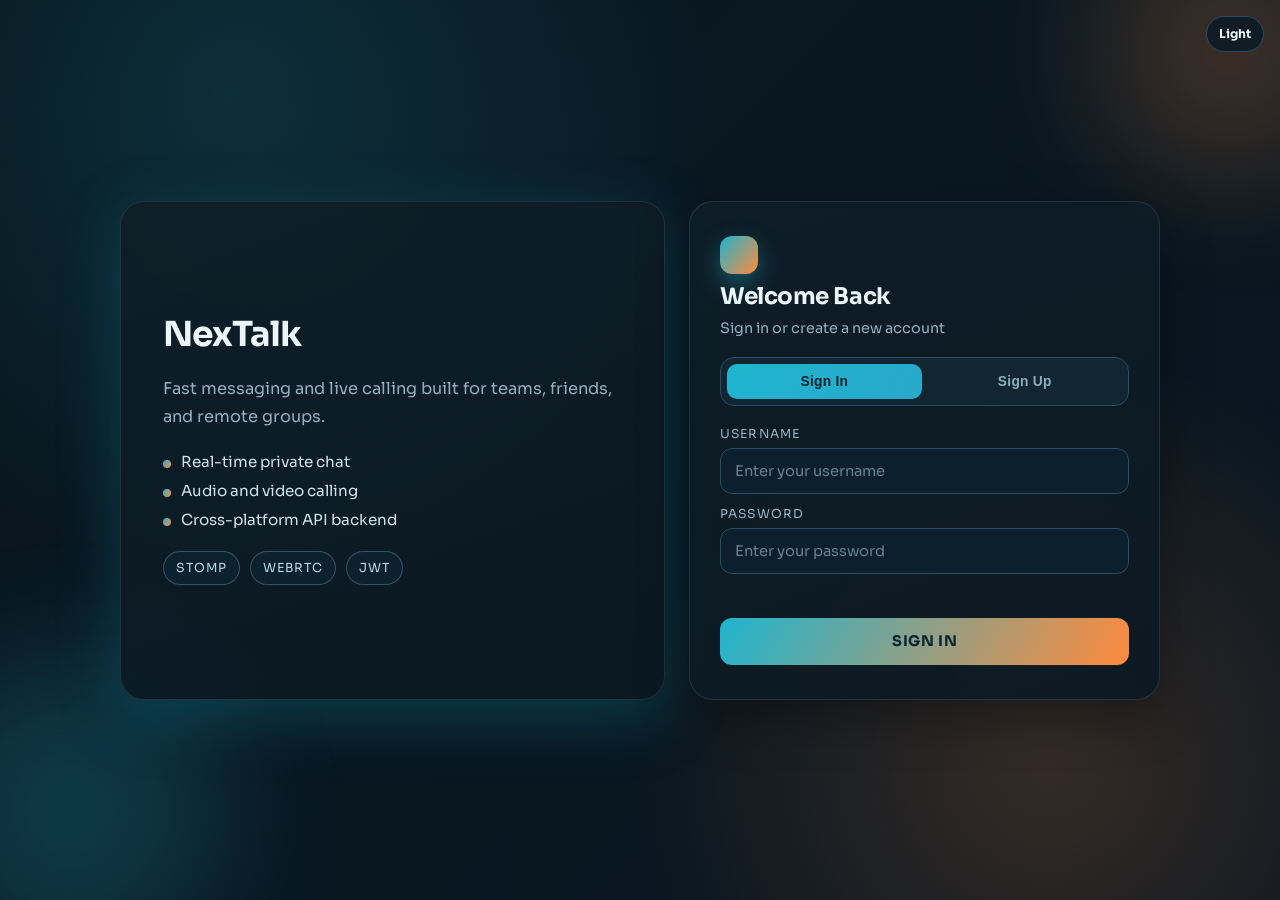
<file: frontend/index.html>
<!DOCTYPE html>
<html lang="en">
<head>
  <meta charset="UTF-8" />
  <meta name="viewport" content="width=device-width, initial-scale=1.0" />
  <title>NexTalk</title>
  <link rel="stylesheet" href="css/auth.css?v=20260313a" />
</head>
<body>

  <button class="theme-fab" id="theme-toggle-btn">Theme</button>

  <div class="auth-layout">
    <section class="intro-card">
      <h1>NexTalk</h1>
      <p>Fast messaging and live calling built for teams, friends, and remote groups.</p>
      <ul>
        <li>Real-time private chat</li>
        <li>Audio and video calling</li>
        <li>Cross-platform API backend</li>
      </ul>
      <div class="intro-pills">
        <span>STOMP</span>
        <span>WebRTC</span>
        <span>JWT</span>
      </div>
    </section>

    <section class="auth-container">
      <div class="brand">
        <div class="brand-dot"></div>
        <h2>Welcome Back</h2>
        <p>Sign in or create a new account</p>
      </div>

      <div class="tab-bar">
        <button class="tab-btn active" id="tab-login" onclick="showTab('login')">Sign In</button>
        <button class="tab-btn" id="tab-register" onclick="showTab('register')">Sign Up</button>
      </div>

      <form id="login-form" class="auth-form" novalidate>
        <label>
          <span>Username</span>
          <input type="text" id="login-username" placeholder="Enter your username" autocomplete="username" required />
        </label>
        <label>
          <span>Password</span>
          <input type="password" id="login-password" placeholder="Enter your password" autocomplete="current-password" required />
        </label>
        <div class="error-msg" id="login-error"></div>
        <button type="submit" class="btn-primary" id="login-btn">
          <span class="btn-text">Sign In</span>
          <span class="btn-loader" hidden>Loading</span>
        </button>
      </form>

      <form id="register-form" class="auth-form auth-hidden" novalidate>
        <label>
          <span>Username</span>
          <input type="text" id="reg-username" placeholder="Choose a username" autocomplete="username" required />
        </label>
        <label>
          <span>Display Name</span>
          <input type="text" id="reg-display" placeholder="Name shown in chat" />
        </label>
        <label>
          <span>Email</span>
          <input type="email" id="reg-email" placeholder="you@example.com" autocomplete="email" required />
        </label>
        <label>
          <span>Password</span>
          <input type="password" id="reg-password" placeholder="At least 8 characters" autocomplete="new-password" required />
        </label>
        <div class="error-msg" id="register-error"></div>
        <button type="submit" class="btn-primary" id="register-btn">
          <span class="btn-text">Create Account</span>
          <span class="btn-loader" hidden>Loading</span>
        </button>
      </form>
    </section>
  </div>

  <div class="bg-shape bg-one"></div>
  <div class="bg-shape bg-two"></div>

  <script src="js/sw-cleanup.js"></script>
  <script src="js/api.js?v=20260313e"></script>
  <script src="js/auth.js"></script>

</body>
</html>
</file>
<file: frontend/css/auth.css>
@import url('https://fonts.googleapis.com/css2?family=Sora:wght@400;500;600;700;800&display=swap');

* {
  box-sizing: border-box;
  margin: 0;
  padding: 0;
}

:root {
  --bg: #06131c;
  --card: #0f2330;
  --card-strong: #143041;
  --text: #ebf6fb;
  --muted: #97afbd;
  --line: #2b4e63;
  --brand: #1fb5cf;
  --brand-2: #ff8a3d;
  --danger: #ff6378;
  --glow: 0 18px 60px rgba(15, 128, 151, 0.34);
}

body[data-theme='light'] {
  --bg: #edf5fb;
  --card: #f8fcff;
  --card-strong: #edf6fc;
  --text: #102e41;
  --muted: #547486;
  --line: #c2d8e7;
  --brand: #167f97;
  --brand-2: #ef8a44;
  --danger: #d94f6a;
  --glow: 0 18px 60px rgba(18, 95, 120, 0.16);
}

body {
  min-height: 100vh;
  display: grid;
  place-items: center;
  background:
    radial-gradient(circle at 18% 10%, rgba(34, 184, 207, 0.16), transparent 36%),
    radial-gradient(circle at 82% 85%, rgba(255, 138, 61, 0.18), transparent 32%),
    linear-gradient(135deg, #071219 0%, #0a1822 35%, #081520 100%);
  color: var(--text);
  font-family: 'Sora', sans-serif;
  padding: 24px;
  overflow: hidden;
}

body[data-theme='light'] {
  background:
    radial-gradient(circle at 18% 10%, rgba(31, 154, 178, 0.16), transparent 36%),
    radial-gradient(circle at 82% 85%, rgba(239, 138, 68, 0.14), transparent 32%),
    linear-gradient(135deg, #edf5fa 0%, #e6f0f7 35%, #f6fafe 100%);
}

.theme-fab {
  position: fixed;
  top: 16px;
  right: 16px;
  z-index: 4;
  height: 36px;
  border: 1px solid var(--line);
  border-radius: 999px;
  background: rgba(14, 28, 38, 0.9);
  color: var(--text);
  padding: 0 12px;
  font: inherit;
  font-size: 0.76rem;
  font-weight: 700;
  cursor: pointer;
}

body[data-theme='light'] .theme-fab {
  background: rgba(247, 251, 255, 0.96);
}

.auth-layout {
  width: min(1040px, 100%);
  display: grid;
  grid-template-columns: 1.1fr 0.95fr;
  gap: 24px;
  position: relative;
  z-index: 2;
}

.intro-card,
.auth-container {
  border: 1px solid rgba(154, 193, 209, 0.14);
  background: linear-gradient(160deg, rgba(15, 30, 40, 0.92), rgba(11, 25, 34, 0.92));
  border-radius: 24px;
  backdrop-filter: blur(9px);
}

body[data-theme='light'] .intro-card,
body[data-theme='light'] .auth-container {
  background: linear-gradient(160deg, rgba(247, 251, 255, 0.98), rgba(235, 244, 251, 0.98));
  border: 1px solid rgba(170, 196, 212, 0.7);
  box-shadow: 0 14px 44px rgba(102, 142, 160, 0.2);
}

body[data-theme='light'] .brand h2 {
  color: #0f3042;
}

body[data-theme='light'] .brand p {
  color: #4f6776;
}

body[data-theme='light'] label span {
  color: #4f6776;
}

body[data-theme='light'] .tab-btn {
  color: #476273;
}

body[data-theme='light'] .tab-btn.active {
  color: #073243;
}

body[data-theme='light'] input {
  background: #ffffff;
  border-color: #b9d0de;
  color: #123041;
}

body[data-theme='light'] input::placeholder {
  color: #6d8797;
}

.intro-card {
  padding: 42px;
  display: flex;
  flex-direction: column;
  justify-content: center;
  gap: 22px;
  box-shadow: var(--glow);
  transform: translateY(14px);
  opacity: 0;
  animation: rise 0.55s ease forwards;
}

.intro-card h1 {
  font-size: clamp(2rem, 2.7vw, 2.9rem);
  line-height: 1.1;
  letter-spacing: -0.04em;
}

.intro-card p {
  color: var(--muted);
  font-size: 1.02rem;
  line-height: 1.7;
}

.intro-card ul {
  list-style: none;
  display: grid;
  gap: 10px;
}

.intro-card li {
  font-size: 0.95rem;
  color: #d0e3ec;
  padding-left: 18px;
  position: relative;
}

.intro-card li::before {
  content: '';
  width: 8px;
  height: 8px;
  border-radius: 999px;
  background: linear-gradient(120deg, var(--brand), var(--brand-2));
  position: absolute;
  left: 0;
  top: 8px;
}

.intro-pills {
  display: flex;
  flex-wrap: wrap;
  gap: 10px;
}

.intro-pills span {
  border: 1px solid rgba(111, 170, 190, 0.38);
  color: #b8d8e6;
  background: rgba(14, 42, 56, 0.56);
  border-radius: 999px;
  padding: 8px 12px;
  font-size: 0.78rem;
  letter-spacing: 0.08em;
  text-transform: uppercase;
}

.auth-container {
  padding: 34px 30px;
  display: flex;
  flex-direction: column;
  gap: 20px;
  box-shadow: 0 16px 50px rgba(0, 0, 0, 0.35);
  transform: translateY(14px);
  opacity: 0;
  animation: rise 0.55s ease forwards 0.08s;
}

.brand {
  display: grid;
  gap: 8px;
}

.brand-dot {
  width: 38px;
  height: 38px;
  border-radius: 12px;
  background: linear-gradient(130deg, var(--brand), var(--brand-2));
  box-shadow: 0 9px 24px rgba(34, 184, 207, 0.4);
}

.brand h2 {
  font-size: 1.44rem;
  letter-spacing: -0.02em;
}

.brand p {
  color: var(--muted);
  font-size: 0.9rem;
}

.tab-bar {
  background: #112532;
  border: 1px solid var(--line);
  border-radius: 14px;
  display: grid;
  grid-template-columns: 1fr 1fr;
  gap: 6px;
  padding: 6px;
}

.tab-btn {
  border: 0;
  background: transparent;
  color: #8cadbc;
  padding: 10px 8px;
  border-radius: 10px;
  font-size: 0.86rem;
  font-weight: 600;
  letter-spacing: 0.02em;
  cursor: pointer;
  transition: 0.2s ease;
}

.tab-btn.active {
  background: linear-gradient(120deg, var(--brand), #28a8ca);
  color: #05242f;
}

body[data-theme='light'] .tab-bar {
  background: #eff6fb;
}

.auth-form {
  display: grid;
  gap: 12px;
}

.auth-hidden {
  display: none;
}

label {
  display: grid;
  gap: 6px;
}

label span {
  font-size: 0.77rem;
  color: #95b4c2;
  letter-spacing: 0.09em;
  text-transform: uppercase;
}

input {
  height: 46px;
  border-radius: 12px;
  border: 1px solid var(--line);
  background: #0c1f2c;
  color: var(--text);
  padding: 0 14px;
  font-family: inherit;
  font-size: 0.92rem;
  outline: none;
  transition: 0.2s ease;
}

input::placeholder {
  color: #678190;
}

input:focus {
  border-color: var(--brand);
  box-shadow: 0 0 0 3px rgba(34, 184, 207, 0.2);
}

.error-msg {
  min-height: 20px;
  color: var(--danger);
  font-size: 0.82rem;
}

.btn-primary {
  height: 47px;
  border: 0;
  border-radius: 12px;
  font: inherit;
  font-size: 0.92rem;
  font-weight: 700;
  letter-spacing: 0.04em;
  text-transform: uppercase;
  background: linear-gradient(120deg, var(--brand), var(--brand-2));
  color: #082434;
  cursor: pointer;
  display: grid;
  place-items: center;
  transition: 0.2s ease;
}

.btn-primary:hover:not(:disabled) {
  transform: translateY(-1px);
  box-shadow: 0 10px 30px rgba(34, 184, 207, 0.32);
}

.btn-primary:disabled {
  opacity: 0.64;
  cursor: not-allowed;
}

.btn-loader {
  font-size: 0.84rem;
}

.bg-shape {
  position: fixed;
  border-radius: 999px;
  z-index: 1;
  filter: blur(60px);
  pointer-events: none;
}

.bg-one {
  width: 300px;
  height: 300px;
  background: rgba(34, 184, 207, 0.2);
  left: -80px;
  bottom: -60px;
}

.bg-two {
  width: 260px;
  height: 260px;
  background: rgba(255, 138, 61, 0.2);
  right: -80px;
  top: -80px;
}

@keyframes rise {
  to {
    opacity: 1;
    transform: translateY(0);
  }
}

@media (max-width: 980px) {
  .auth-layout {
    grid-template-columns: 1fr;
  }

  .intro-card {
    padding: 32px 24px;
  }

  .auth-container {
    padding: 28px 20px;
  }
}

@media (max-width: 768px) {
  body {
    padding: 12px;
  }

  .intro-card {
    display: none !important;
  }

  .auth-layout {
    grid-template-columns: 1fr;
    gap: 0;
  }

  .intro-card h1 {
    font-size: 2rem;
  }
}
</file>
<file: frontend/css/profile.css>
@import url('https://fonts.googleapis.com/css2?family=Sora:wght@400;500;600;700&display=swap');

:root {
  --bg: #06131c;
  --panel: #0f2330;
  --line: #2b4e63;
  --text: #ebf6fb;
  --muted: #94adbc;
  --brand: #1fb5cf;
}

body[data-theme='light'] {
  --bg: #edf5fb;
  --panel: #f8fcff;
  --line: #c2d8e7;
  --text: #103043;
  --muted: #547486;
  --brand: #167f97;
}

* { box-sizing: border-box; }
html,
body {
  width: 100%;
  max-width: 100%;
}

body {
  margin: 0;
  min-height: 100vh;
  font-family: 'Sora', sans-serif;
  color: var(--text);
  background: var(--bg);
  overflow-x: hidden;
}

.profile-shell {
  width: min(860px, 94vw);
  max-width: 100vw;
  margin: 24px auto;
  display: grid;
  gap: 14px;
  padding-bottom: 22px;
}

.topbar {
  display: flex;
  justify-content: space-between;
  align-items: center;
}

.top-actions { display: flex; gap: 8px; }

button {
  border: 1px solid var(--line);
  background: #102432;
  color: var(--text);
  border-radius: 10px;
  height: 36px;
  padding: 0 12px;
  font: inherit;
  cursor: pointer;
}

.top-actions button {
  white-space: nowrap;
}

.card {
  border: 1px solid var(--line);
  background: var(--panel);
  border-radius: 16px;
  padding: 18px;
  display: grid;
  gap: 12px;
  min-width: 0;
}

.avatar-preview-wrap {
  width: 76px;
  height: 76px;
  border-radius: 18px;
  overflow: hidden;
  background: #153445;
}

#avatar-preview {
  width: 100%;
  height: 100%;
  object-fit: cover;
}

form {
  display: grid;
  gap: 10px;
  min-width: 0;
}

label {
  display: grid;
  gap: 6px;
  min-width: 0;
}
label span { color: var(--muted); font-size: 0.76rem; text-transform: uppercase; letter-spacing: 0.08em; }

input, textarea {
  width: 100%;
  min-width: 0;
  border: 1px solid var(--line);
  border-radius: 10px;
  background: #0e2230;
  color: var(--text);
  padding: 10px;
  font: inherit;
}

input[type='file'] {
  display: block;
  padding: 8px;
  max-width: 100%;
  font-size: 0.82rem;
  overflow: hidden;
  text-overflow: ellipsis;
  white-space: nowrap;
}

input[type='file']::file-selector-button {
  border: 1px solid var(--line);
  background: rgba(19, 52, 73, 0.22);
  color: var(--text);
  border-radius: 8px;
  height: 30px;
  margin-right: 8px;
  cursor: pointer;
}

body[data-theme='light'] input,
body[data-theme='light'] textarea,
body[data-theme='light'] button {
  background: #fafdff;
}

body[data-theme='light'] input[type='file']::file-selector-button {
  background: #eef6fb;
  color: #365363;
}

#save-btn {
  background: linear-gradient(120deg, var(--brand), #2f98c0);
  color: #032837;
  border: 0;
  font-weight: 700;
}

#status-msg { min-height: 18px; color: var(--muted); font-size: 0.85rem; }

@media (max-width: 720px) {
  .profile-shell {
    width: 100%;
    margin: 0;
    padding: 12px;
    gap: 10px;
  }

  .topbar {
    align-items: flex-start;
    gap: 10px;
    flex-direction: column;
  }

  .topbar h1 {
    font-size: 2rem;
    line-height: 1.1;
  }

  .top-actions {
    width: 100%;
    display: grid;
    grid-template-columns: repeat(2, minmax(0, 1fr));
    gap: 8px;
  }

  .top-actions button {
    width: 100%;
    min-width: 0;
  }

  .card {
    width: 100%;
    padding: 14px;
    border-radius: 14px;
  }
}

@media (max-width: 420px) {
  .profile-shell {
    padding: 10px;
    min-height: 100vh;
  }

  .topbar h1 {
    font-size: 1.8rem;
  }

  .top-actions {
    grid-template-columns: 1fr;
  }

  button {
    height: 38px;
    font-size: 0.8rem;
    padding: 0 10px;
  }

  input[type='file'] {
    font-size: 0.76rem;
    overflow: hidden;
  }

  input[type='file']::file-selector-button {
    margin-right: 6px;
    height: 28px;
    padding: 0 8px;
  }

  .card {
    gap: 10px;
    padding: 12px;
  }

  textarea {
    min-height: 104px;
  }
}
</file>
